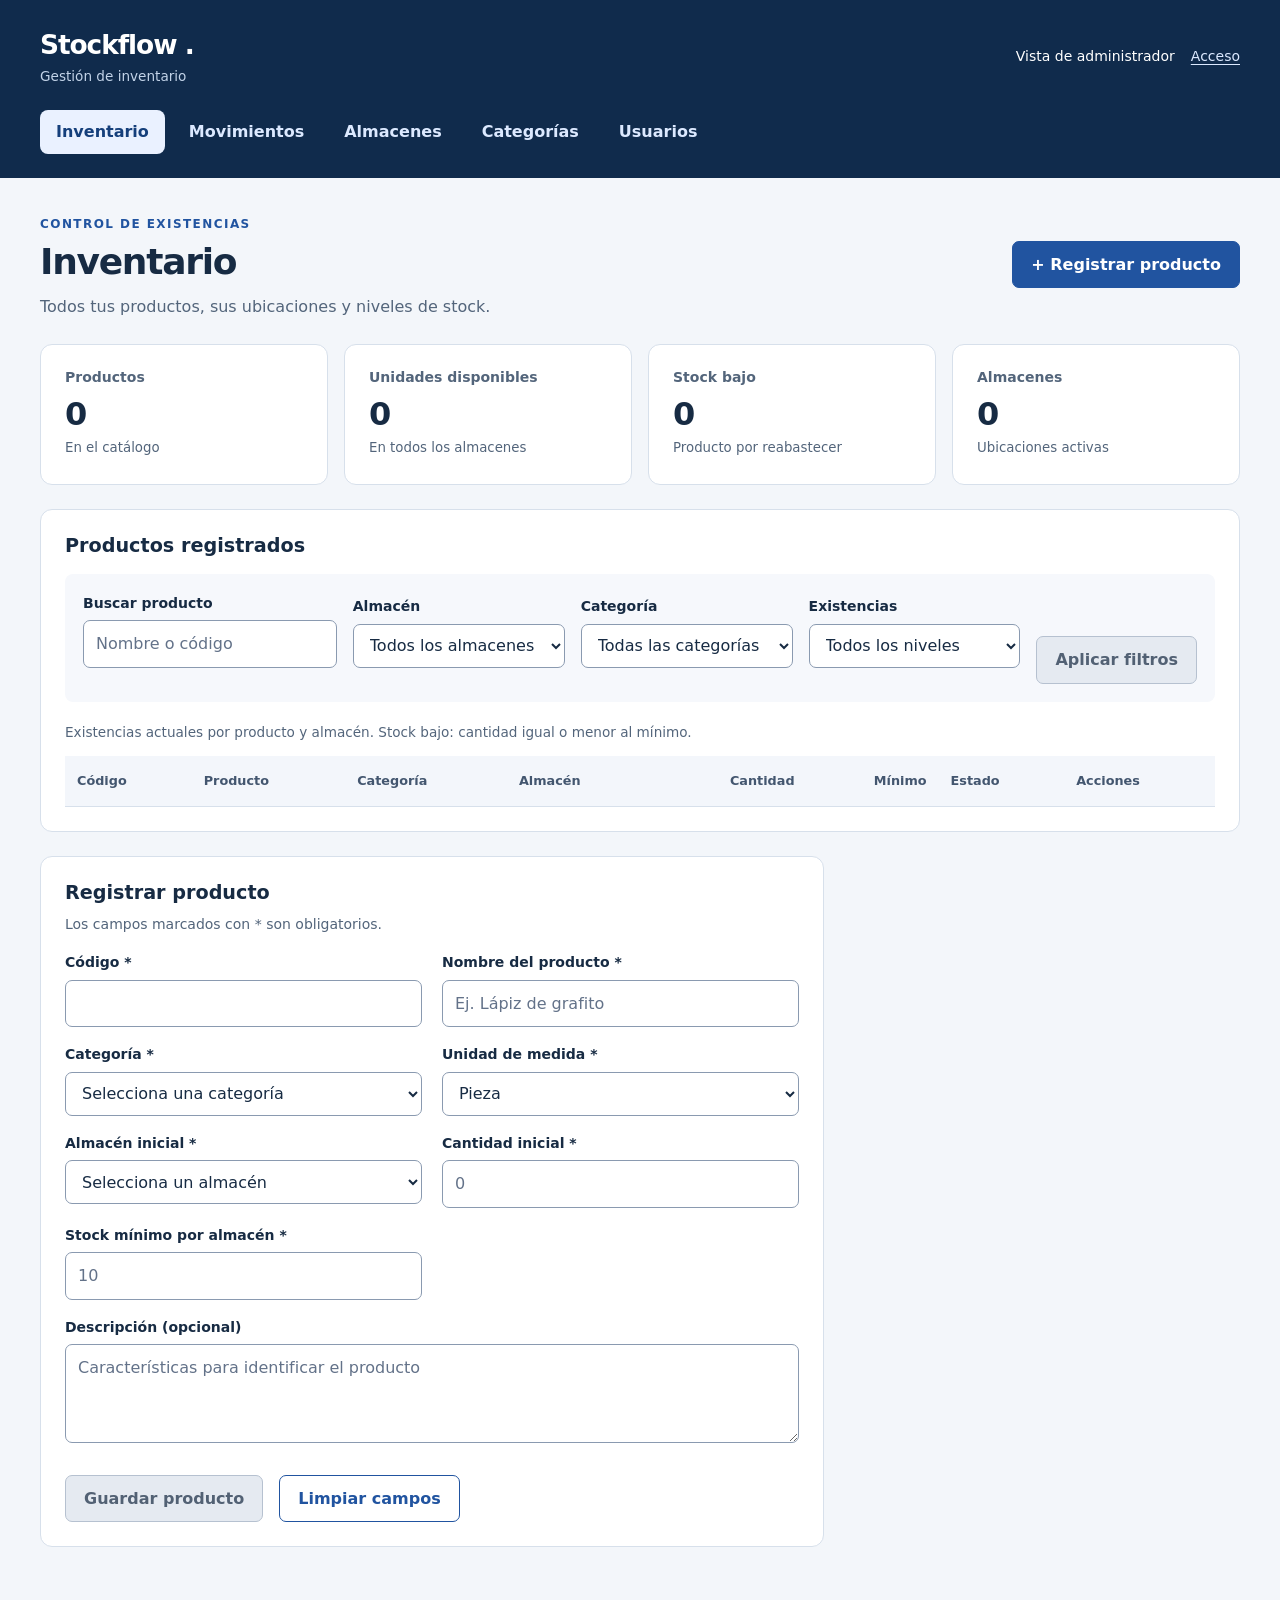
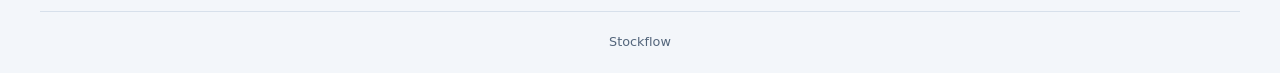
<file: index.html>
<!doctype html>
<html lang="es">
  <head>
    <meta charset="utf-8">
    <meta content="width=device-width, initial-scale=1.0" name="viewport">
    <title>Inventario &middot; Stockflow</title>
    <link href="estilos.css" rel="stylesheet">
  </head>
  <body>
    <a class="saltar" href="#contenido">Saltar al contenido</a>
    <header class="cabecera">
      <div class="cabecera-superior">
        <div>
          <a class="marca" href="index.html">
            Stockflow
            <span aria-hidden="true">.</span>
          </a>
          <p class="submarca">Gesti&oacute;n de inventario</p>
        </div>
        <div class="sesion">
          <span>Vista de administrador</span>
          <a href="acceso.php">Acceso</a>
        </div>
      </div>
      <nav aria-label="Principal">
        <a aria-current="page" href="index.html">Inventario</a>
        <a href="movimientos.html">Movimientos</a>
        <a href="almacenes.html">Almacenes</a>
        <a href="categorias.html">Categor&iacute;as</a>
        <a href="usuarios.html">Usuarios</a>
      </nav>
    </header>
    <main id="contenido">
      <div class="titulo-pagina">
        <div>
          <span class="ceja">Control de existencias</span>
          <h1>Inventario</h1>
          <p>Todos tus productos, sus ubicaciones y niveles de stock.</p>
        </div>
        <a class="boton" href="#nuevo-producto">+ Registrar producto</a>
      </div>
      <section aria-label="Resumen del inventario" class="resumen">
        <div class="tarjeta">
          <h2>Productos</h2>
          <p class="valor">0</p>
          <small>En el cat&aacute;logo</small>
        </div>
        <div class="tarjeta">
          <h2>Unidades disponibles</h2>
          <p class="valor">0</p>
          <small>En todos los almacenes</small>
        </div>
        <div class="tarjeta">
          <h2>Stock bajo</h2>
          <p class="valor">0</p>
          <small>Producto por reabastecer</small>
        </div>
        <div class="tarjeta">
          <h2>Almacenes</h2>
          <p class="valor">0</p>
          <small>Ubicaciones activas</small>
        </div>
      </section>
      <section aria-labelledby="productos-titulo" class="panel">
        <div class="encabezado-panel">
          <h2 id="productos-titulo">Productos registrados</h2>
          <span class="ayuda"></span>
        </div>
        <form aria-describedby="filtros-aviso" aria-label="Filtros de inventario" class="filtros">
          <div class="busqueda">
            <label for="buscar">Buscar producto</label>
            <input id="buscar" name="buscar" placeholder="Nombre o c&oacute;digo" type="search">
          </div>
          <div>
            <label for="filtro-almacen">Almac&eacute;n</label>
            <select id="filtro-almacen" name="almacen">
              <option value="">Todos los almacenes</option>
            </select>
          </div>
          <div>
            <label for="filtro-categoria">Categor&iacute;a</label>
            <select id="filtro-categoria" name="categoria">
              <option value="">Todas las categor&iacute;as</option>
            </select>
          </div>
          <div>
            <label for="filtro-stock">Existencias</label>
            <select id="filtro-stock" name="stock">
              <option value="">Todos los niveles</option>
              <option value="disponible">Disponible</option>
              <option value="bajo">Stock bajo</option>
              <option value="agotado">Sin existencias</option>
            </select>
          </div>
          <button aria-describedby="filtros-aviso" disabled="" type="submit">Aplicar filtros</button>
        </form>
        <div aria-label="Productos" class="tabla-contenedor" role="region" tabindex="0">
          <table>
            <caption>Existencias actuales por producto y almac&eacute;n. Stock bajo: cantidad igual o menor al m&iacute;nimo.</caption>
            <thead>
              <tr>
                <th scope="col">C&oacute;digo</th>
                <th scope="col">Producto</th>
                <th scope="col">Categor&iacute;a</th>
                <th scope="col">Almac&eacute;n</th>
                <th class="numero" scope="col">Cantidad</th>
                <th class="numero" scope="col">M&iacute;nimo</th>
                <th scope="col">Estado</th>
                <th scope="col">Acciones</th>
              </tr>
            </thead>
            <tbody></tbody>
          </table>
        </div>

      </section>
      <div class="division">
        <section aria-labelledby="alta-titulo" class="panel" id="nuevo-producto">
          <h2 id="alta-titulo">Registrar producto</h2>
          <p class="ayuda">Los campos marcados con * son obligatorios.</p>
          <form aria-describedby="aviso-producto">
            <div class="campos">
              <div>
                <label for="codigo">C&oacute;digo *</label>
                <input id="codigo" maxlength="30" name="codigo" required="">
              </div>
              <div>
                <label for="nombre">Nombre del producto *</label>
                <input id="nombre" maxlength="120" name="nombre" placeholder="Ej. L&aacute;piz de grafito" required="">
              </div>
              <div>
                <label for="categoria">Categor&iacute;a *</label>
                <select id="categoria" name="categoria" required="">
                  <option value="">Selecciona una categor&iacute;a</option>
                </select>
              </div>
              <div>
                <label for="unidad">Unidad de medida *</label>
                <select id="unidad" name="unidad" required="">
                  <option value="pieza">Pieza</option>
                  <option value="caja">Caja</option>
                  <option value="paquete">Paquete</option>
                </select>
              </div>
              <div>
                <label for="almacen">Almac&eacute;n inicial *</label>
                <select id="almacen" name="almacen" required="">
                  <option value="">Selecciona un almac&eacute;n</option>
                </select>
              </div>
              <div>
                <label for="cantidad">Cantidad inicial *</label>
                <input id="cantidad" min="0" name="cantidad" placeholder="0" required="" step="1" type="number">
              </div>
              <div>
                <label for="minimo">Stock m&iacute;nimo por almac&eacute;n *</label>
                <input id="minimo" min="0" name="minimo" placeholder="10" required="" step="1" type="number">
              </div>
              <div class="ancho-completo">
                <label for="descripcion">Descripci&oacute;n (opcional)</label>
                <textarea id="descripcion" maxlength="500" name="descripcion" placeholder="Caracter&iacute;sticas para identificar el producto" rows="3"></textarea>
              </div>
            </div>
            <div class="acciones">
              <button disabled="" type="submit">Guardar producto</button>
              <button class="secundario" type="reset">Limpiar campos</button>
            </div>
          </form>
        </section>
      </div>
    </main>
    <footer>Stockflow</footer>
  </body>
</html>
</file>
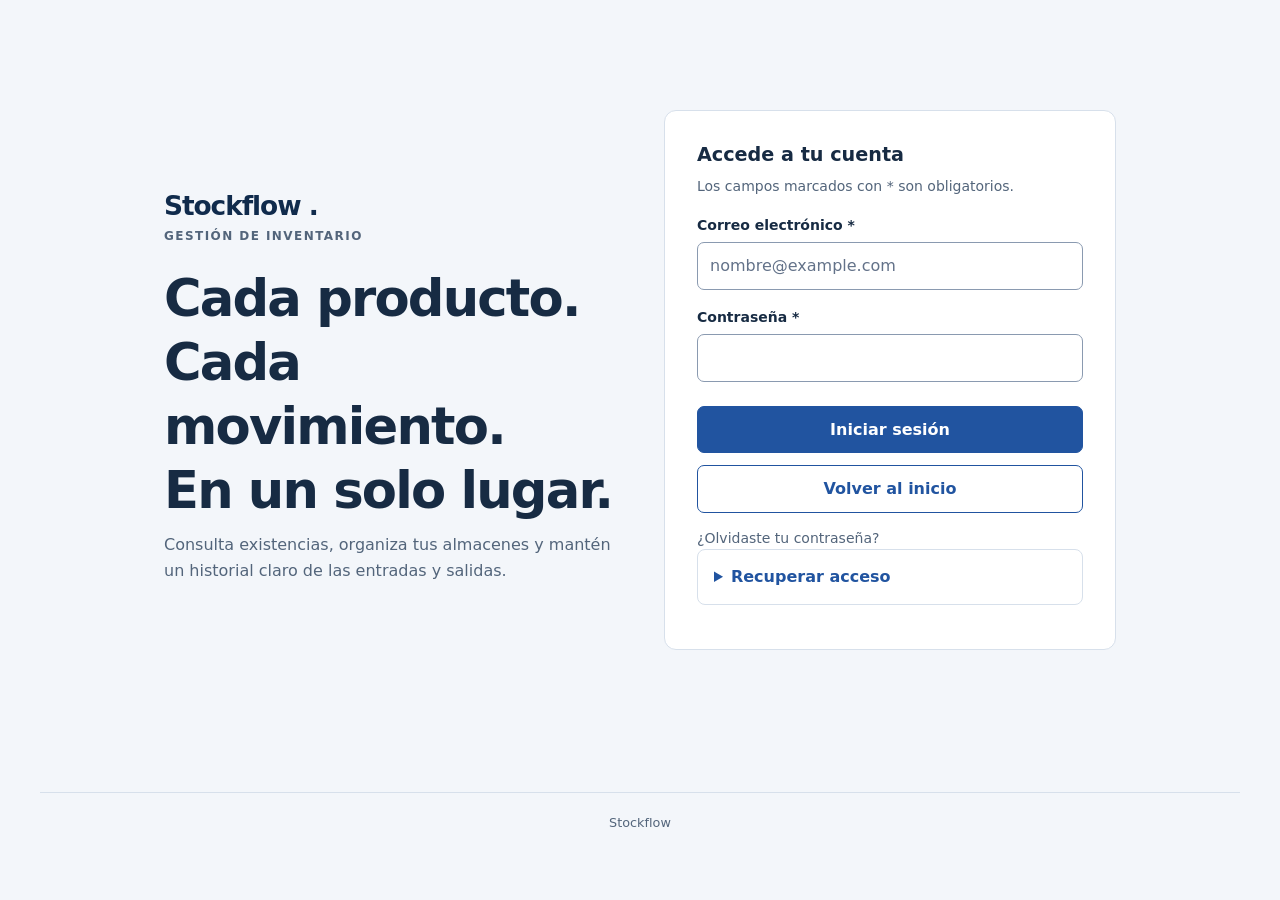
<file: acceso.html>
<!doctype html>
<html lang="es">
  <head>
    <meta charset="utf-8">
    <meta content="width=device-width, initial-scale=1.0" name="viewport">
    <title>Acceso &middot; Stockflow</title>
    <link href="estilos.css" rel="stylesheet">
  </head>
  <body>
    <a class="saltar" href="#contenido">Saltar al contenido</a>
    <main class="acceso" id="contenido">
      <section aria-labelledby="presentacion-titulo" class="presentacion">
        <a class="marca" href="index.html">
          Stockflow
          <span aria-hidden="true">.</span>
        </a>
        <p class="ceja">Gesti&oacute;n de inventario</p>
        <h1 id="presentacion-titulo">
          Cada producto.
          <br>
          Cada movimiento.
          <br>
          En un solo lugar.
        </h1>
        <p>Consulta existencias, organiza tus almacenes y mant&eacute;n un historial claro de las entradas y salidas.</p>
      </section>
      <section aria-labelledby="acceso-titulo" class="panel panel-acceso">
        <h2 id="acceso-titulo">Accede a tu cuenta</h2>
        <p class="ayuda">Los campos marcados con * son obligatorios.</p>
        <form action="acceso.php" aria-describedby="acceso-aviso" method="POST">
          <label for="correo">Correo electr&oacute;nico *</label>
          <input autocomplete="username" id="correo" name="correo" placeholder="nombre@example.com" required="" type="email">
          <label for="contrasena">Contrase&ntilde;a *</label>
          <input autocomplete="current-password" id="contrasena" name="contrasena" required="" type="password">
          <div class="acciones">
            <button type="submit">Iniciar sesi&oacute;n</button>
            <a class="boton secundario" href="index.html">Volver al inicio</a>
          </div>
        </form>
        <p class="nota">&iquest;Olvidaste tu contrase&ntilde;a?</p>
        <details>
          <summary>Recuperar acceso</summary>
          <div class="contenido-detalle">
            <p>Solicita un enlace de recuperaci&oacute;n a tu correo registrado.</p>
            <form aria-describedby="recuperacion-aviso">
              <label for="recuperacion-correo">Correo electr&oacute;nico *</label>
              <input autocomplete="email" id="recuperacion-correo" name="correo" required="" type="email">
              <button disabled="" type="submit">Solicitar enlace</button>
            </form>
          </div>
        </details>
      </section>
    </main>
    <footer>Stockflow</footer>
  </body>
</html>
</file>
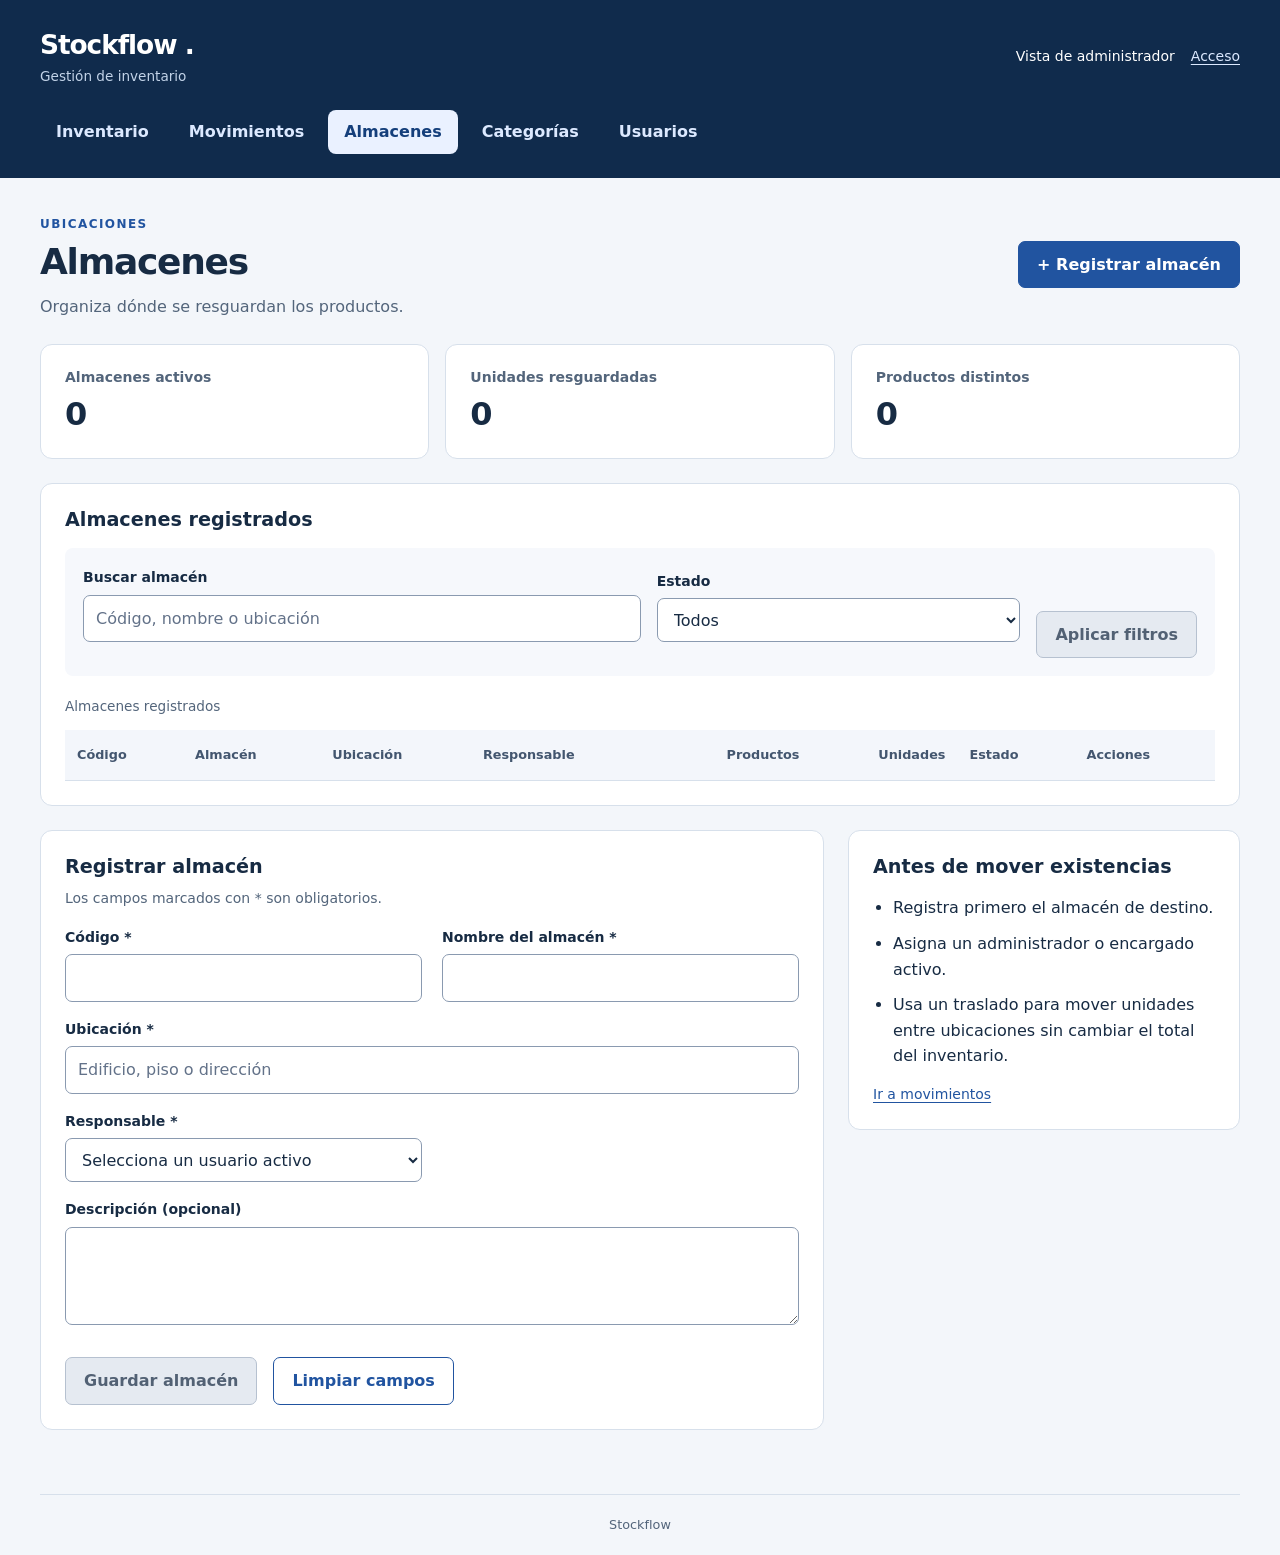
<file: almacenes.html>
<!doctype html>
<html lang="es">
  <head>
    <meta charset="utf-8">
    <meta content="width=device-width, initial-scale=1.0" name="viewport">
    <title>Almacenes &middot; Stockflow</title>
    <link href="estilos.css" rel="stylesheet">
  </head>
  <body>
    <a class="saltar" href="#contenido">Saltar al contenido</a>
    <header class="cabecera">
      <div class="cabecera-superior">
        <div>
          <a class="marca" href="index.html">
            Stockflow
            <span aria-hidden="true">.</span>
          </a>
          <p class="submarca">Gesti&oacute;n de inventario</p>
        </div>
        <div class="sesion">
          <span>Vista de administrador</span>
          <a href="acceso.php">Acceso</a>
        </div>
      </div>
      <nav aria-label="Principal">
        <a href="index.html">Inventario</a>
        <a href="movimientos.html">Movimientos</a>
        <a aria-current="page" href="almacenes.html">Almacenes</a>
        <a href="categorias.html">Categor&iacute;as</a>
        <a href="usuarios.html">Usuarios</a>
      </nav>
    </header>
    <main id="contenido">
      <div class="titulo-pagina">
        <div>
          <span class="ceja">Ubicaciones</span>
          <h1>Almacenes</h1>
          <p>Organiza d&oacute;nde se resguardan los productos.</p>
        </div>
        <a class="boton" href="#nuevo-almacen">+ Registrar almac&eacute;n</a>
      </div>
      <section aria-label="Resumen de almacenes" class="resumen">
        <div class="tarjeta">
          <h2>Almacenes activos</h2>
          <p class="valor">0</p>
        </div>
        <div class="tarjeta">
          <h2>Unidades resguardadas</h2>
          <p class="valor">0</p>
        </div>
        <div class="tarjeta">
          <h2>Productos distintos</h2>
          <p class="valor">0</p>
        </div>
      </section>
      <section aria-labelledby="almacenes-titulo" class="panel">
        <h2 id="almacenes-titulo">Almacenes registrados</h2>
        <form aria-describedby="filtros-aviso" aria-label="Filtros de almacenes" class="filtros">
          <div class="busqueda">
            <label for="buscar">Buscar almac&eacute;n</label>
            <input id="buscar" name="buscar" placeholder="C&oacute;digo, nombre o ubicaci&oacute;n" type="search">
          </div>
          <div>
            <label for="filtro-estado">Estado</label>
            <select id="filtro-estado" name="estado">
              <option value="">Todos</option>
              <option value="activo">Activo</option>
              <option value="inactivo">Inactivo</option>
            </select>
          </div>
          <button disabled="" type="submit">Aplicar filtros</button>
        </form>
        <div aria-label="Almacenes" class="tabla-contenedor" role="region" tabindex="0">
          <table>
            <caption>Almacenes registrados</caption>
            <thead>
              <tr>
                <th scope="col">C&oacute;digo</th>
                <th scope="col">Almac&eacute;n</th>
                <th scope="col">Ubicaci&oacute;n</th>
                <th scope="col">Responsable</th>
                <th class="numero" scope="col">Productos</th>
                <th class="numero" scope="col">Unidades</th>
                <th scope="col">Estado</th>
                <th scope="col">Acciones</th>
              </tr>
            </thead>
            <tbody></tbody>
          </table>
        </div>

      </section>
      <div class="division">
        <section aria-labelledby="alta-titulo" class="panel" id="nuevo-almacen">
          <h2 id="alta-titulo">Registrar almac&eacute;n</h2>
          <p class="ayuda">Los campos marcados con * son obligatorios.</p>
          <form aria-describedby="aviso-almacen">
            <div class="campos">
              <div>
                <label for="codigo">C&oacute;digo *</label>
                <input id="codigo" maxlength="30" name="codigo" required="">
              </div>
              <div>
                <label for="nombre">Nombre del almac&eacute;n *</label>
                <input id="nombre" maxlength="100" name="nombre" required="">
              </div>
              <div class="ancho-completo">
                <label for="ubicacion">Ubicaci&oacute;n *</label>
                <input id="ubicacion" maxlength="200" name="ubicacion" placeholder="Edificio, piso o direcci&oacute;n" required="">
              </div>
              <div>
                <label for="responsable">Responsable *</label>
                <select id="responsable" name="responsable" required="">
                  <option value="">Selecciona un usuario activo</option>
                </select>
              </div>
              <div class="ancho-completo">
                <label for="descripcion">Descripci&oacute;n (opcional)</label>
                <textarea id="descripcion" maxlength="500" name="descripcion" rows="3"></textarea>
              </div>
            </div>
            <div class="acciones">
              <button disabled="" type="submit">Guardar almac&eacute;n</button>
              <button class="secundario" type="reset">Limpiar campos</button>
            </div>
          </form>
        </section>
        <aside class="panel">
          <h2>Antes de mover existencias</h2>
          <ul class="lista-simple">
            <li>Registra primero el almac&eacute;n de destino.</li>
            <li>Asigna un administrador o encargado activo.</li>
            <li>Usa un traslado para mover unidades entre ubicaciones sin cambiar el total del inventario.</li>
          </ul>
          <p class="nota">
            <a href="movimientos.html#nuevo-movimiento">Ir a movimientos</a>
          </p>
        </aside>
      </div>
    </main>
    <footer>Stockflow</footer>
  </body>
</html>
</file>
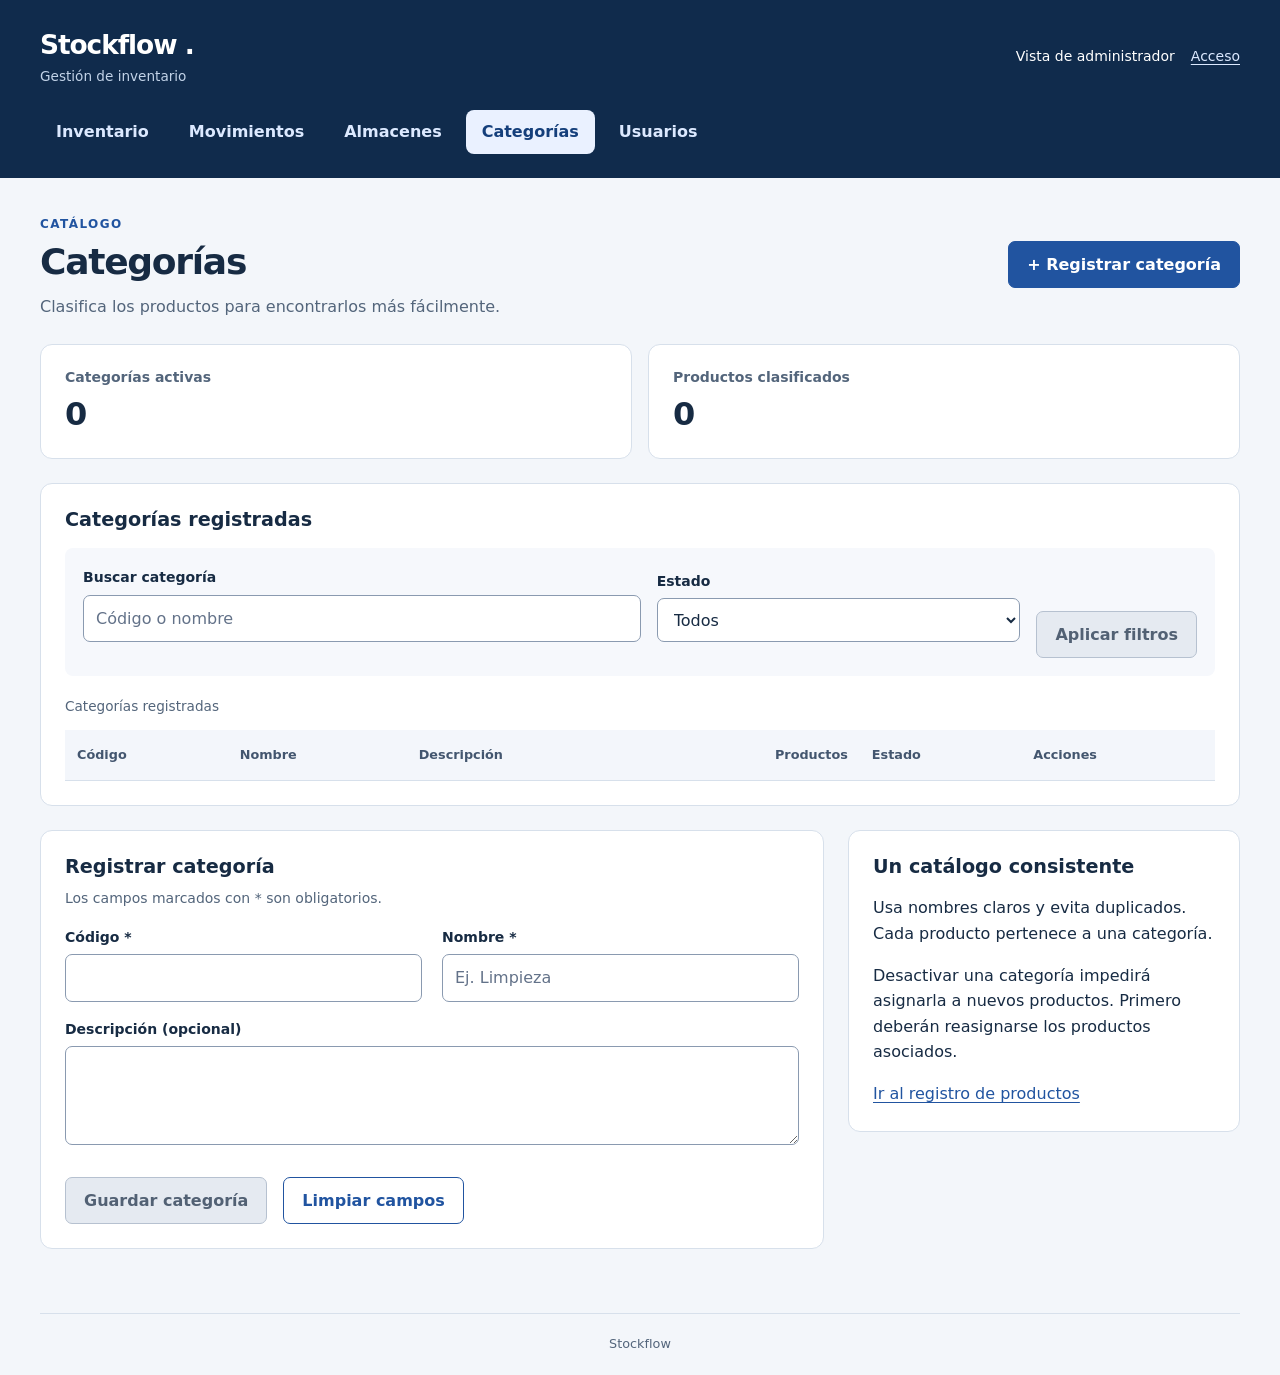
<file: categorias.html>
<!doctype html>
<html lang="es">
  <head>
    <meta charset="utf-8">
    <meta content="width=device-width, initial-scale=1.0" name="viewport">
    <title>Categor&iacute;as &middot; Stockflow</title>
    <link href="estilos.css" rel="stylesheet">
  </head>
  <body>
    <a class="saltar" href="#contenido">Saltar al contenido</a>
    <header class="cabecera">
      <div class="cabecera-superior">
        <div>
          <a class="marca" href="index.html">
            Stockflow
            <span aria-hidden="true">.</span>
          </a>
          <p class="submarca">Gesti&oacute;n de inventario</p>
        </div>
        <div class="sesion">
          <span>Vista de administrador</span>
          <a href="acceso.php">Acceso</a>
        </div>
      </div>
      <nav aria-label="Principal">
        <a href="index.html">Inventario</a>
        <a href="movimientos.html">Movimientos</a>
        <a href="almacenes.html">Almacenes</a>
        <a aria-current="page" href="categorias.html">Categor&iacute;as</a>
        <a href="usuarios.html">Usuarios</a>
      </nav>
    </header>
    <main id="contenido">
      <div class="titulo-pagina">
        <div>
          <span class="ceja">Cat&aacute;logo</span>
          <h1>Categor&iacute;as</h1>
          <p>Clasifica los productos para encontrarlos m&aacute;s f&aacute;cilmente.</p>
        </div>
        <a class="boton" href="#nueva-categoria">+ Registrar categor&iacute;a</a>
      </div>
      <section aria-label="Resumen de categor&iacute;as" class="resumen">
        <div class="tarjeta">
          <h2>Categor&iacute;as activas</h2>
          <p class="valor">0</p>
        </div>
        <div class="tarjeta">
          <h2>Productos clasificados</h2>
          <p class="valor">0</p>
        </div>
      </section>
      <section aria-labelledby="categorias-titulo" class="panel">
        <h2 id="categorias-titulo">Categor&iacute;as registradas</h2>
        <form aria-describedby="filtros-aviso" aria-label="Filtros de categor&iacute;as" class="filtros">
          <div class="busqueda">
            <label for="buscar">Buscar categor&iacute;a</label>
            <input id="buscar" name="buscar" placeholder="C&oacute;digo o nombre" type="search">
          </div>
          <div>
            <label for="filtro-estado">Estado</label>
            <select id="filtro-estado" name="estado">
              <option value="">Todos</option>
              <option value="activo">Activo</option>
              <option value="inactivo">Inactivo</option>
            </select>
          </div>
          <button disabled="" type="submit">Aplicar filtros</button>
        </form>
        <div aria-label="Categor&iacute;as" class="tabla-contenedor" role="region" tabindex="0">
          <table>
            <caption>Categor&iacute;as registradas</caption>
            <thead>
              <tr>
                <th scope="col">C&oacute;digo</th>
                <th scope="col">Nombre</th>
                <th scope="col">Descripci&oacute;n</th>
                <th class="numero" scope="col">Productos</th>
                <th scope="col">Estado</th>
                <th scope="col">Acciones</th>
              </tr>
            </thead>
            <tbody></tbody>
          </table>
        </div>
      </section>
      <div class="division">
        <section aria-labelledby="alta-titulo" class="panel" id="nueva-categoria">
          <h2 id="alta-titulo">Registrar categor&iacute;a</h2>
          <p class="ayuda">Los campos marcados con * son obligatorios.</p>
          <form aria-describedby="aviso-categoria">
            <div class="campos">
              <div>
                <label for="codigo">C&oacute;digo *</label>
                <input id="codigo" maxlength="30" name="codigo" required="">
              </div>
              <div>
                <label for="nombre">Nombre *</label>
                <input id="nombre" maxlength="80" name="nombre" placeholder="Ej. Limpieza" required="">
              </div>
              <div class="ancho-completo">
                <label for="descripcion">Descripci&oacute;n (opcional)</label>
                <textarea id="descripcion" maxlength="300" name="descripcion" rows="3"></textarea>
              </div>
            </div>
            <div class="acciones">
              <button disabled="" type="submit">Guardar categor&iacute;a</button>
              <button class="secundario" type="reset">Limpiar campos</button>
            </div>
          </form>
        </section>
        <aside class="panel">
          <h2>Un cat&aacute;logo consistente</h2>
          <p>Usa nombres claros y evita duplicados. Cada producto pertenece a una categor&iacute;a.</p>
          <p>Desactivar una categor&iacute;a impedir&aacute; asignarla a nuevos productos. Primero deber&aacute;n reasignarse los productos asociados.</p>
          <a href="index.html#nuevo-producto">Ir al registro de productos</a>
        </aside>
      </div>
    </main>
    <footer>Stockflow</footer>
  </body>
</html>
</file>
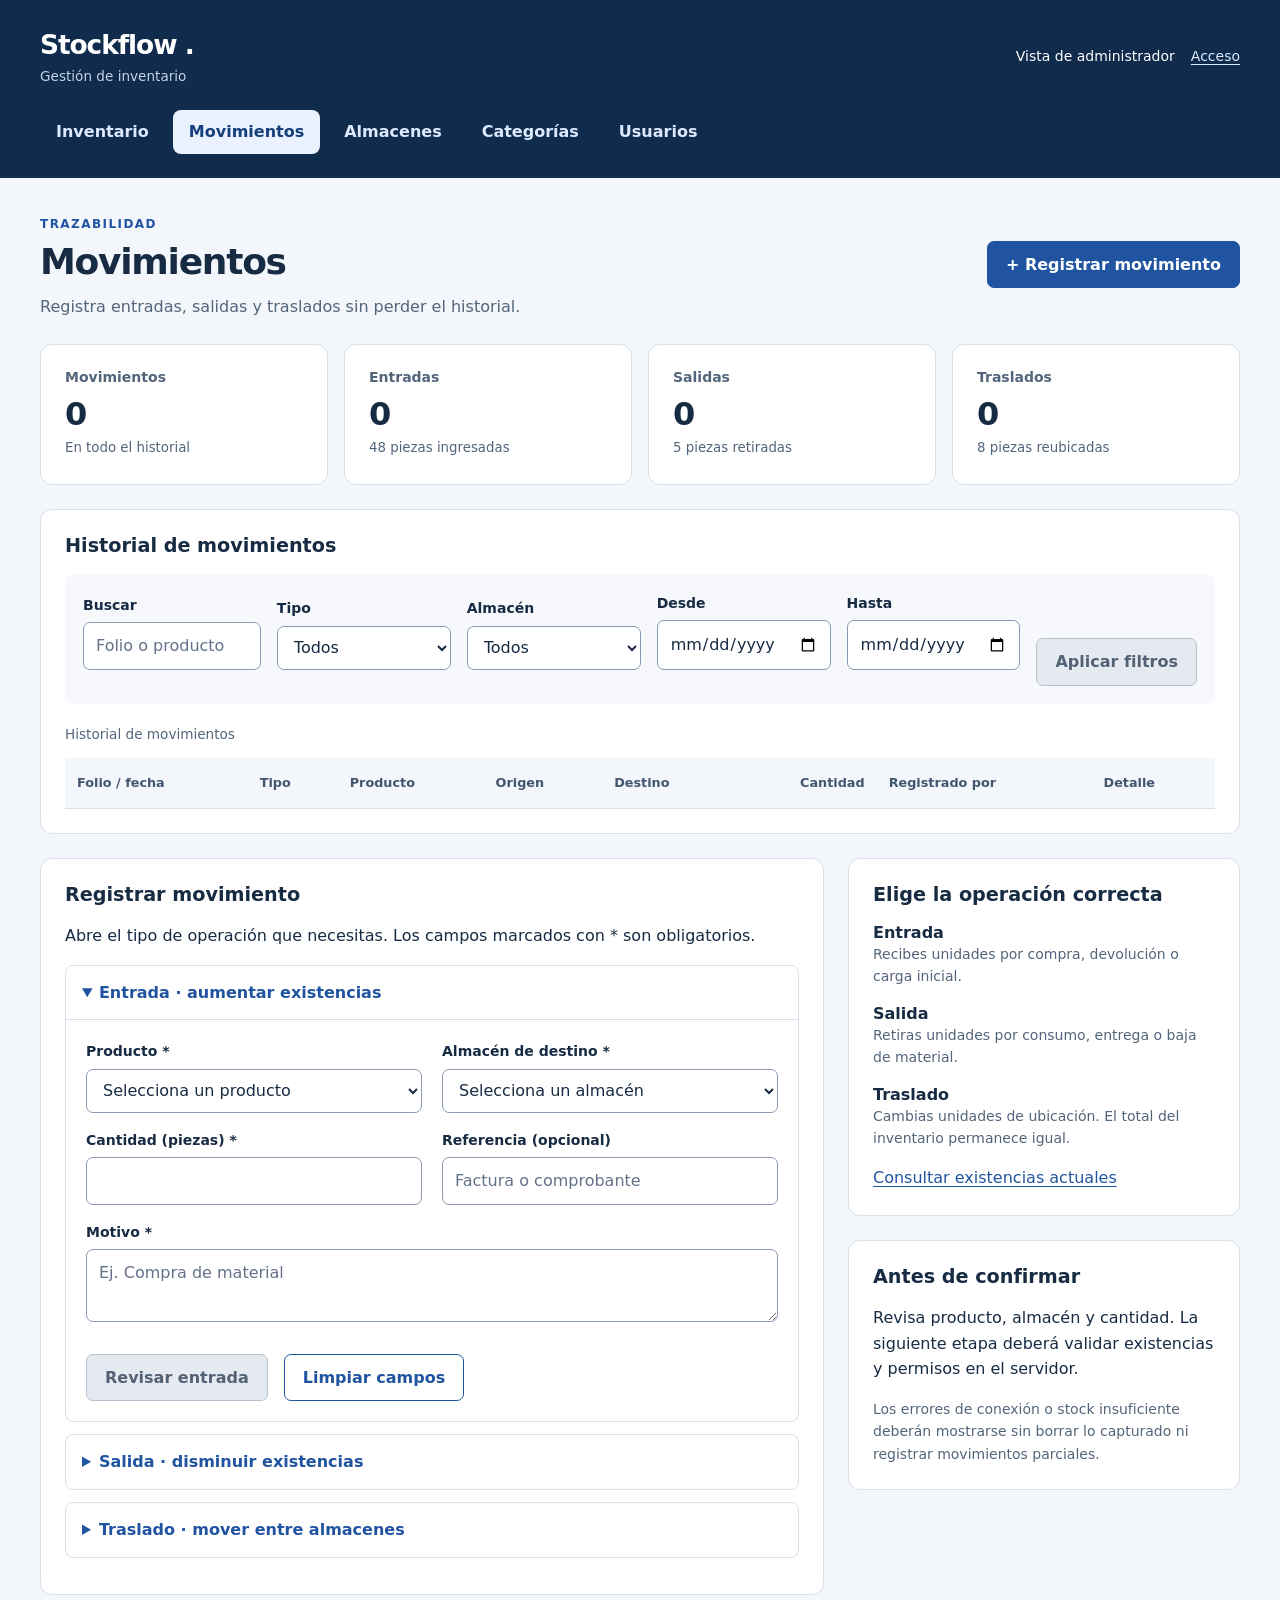
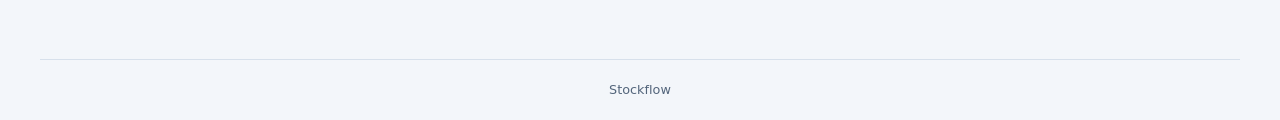
<file: movimientos.html>
<!doctype html>
<html lang="es">
  <head>
    <meta charset="utf-8">
    <meta content="width=device-width, initial-scale=1.0" name="viewport">
    <title>Movimientos &middot; Stockflow</title>
    <link href="estilos.css" rel="stylesheet">
  </head>
  <body>
    <a class="saltar" href="#contenido">Saltar al contenido</a>
    <header class="cabecera">
      <div class="cabecera-superior">
        <div>
          <a class="marca" href="index.html">
            Stockflow
            <span aria-hidden="true">.</span>
          </a>
          <p class="submarca">Gesti&oacute;n de inventario</p>
        </div>
        <div class="sesion">
          <span>Vista de administrador</span>
          <a href="acceso.php">Acceso</a>
        </div>
      </div>
      <nav aria-label="Principal">
        <a href="index.html">Inventario</a>
        <a aria-current="page" href="movimientos.html">Movimientos</a>
        <a href="almacenes.html">Almacenes</a>
        <a href="categorias.html">Categor&iacute;as</a>
        <a href="usuarios.html">Usuarios</a>
      </nav>
    </header>
    <main id="contenido">
      <div class="titulo-pagina">
        <div>
          <span class="ceja">Trazabilidad</span>
          <h1>Movimientos</h1>
          <p>Registra entradas, salidas y traslados sin perder el historial.</p>
        </div>
        <a class="boton" href="#nuevo-movimiento">+ Registrar movimiento</a>
      </div>
      <section aria-label="Resumen del historial completo" class="resumen">
        <div class="tarjeta">
          <h2>Movimientos</h2>
          <p class="valor">0</p>
          <small>En todo el historial</small>
        </div>
        <div class="tarjeta">
          <h2>Entradas</h2>
          <p class="valor">0</p>
          <small>48 piezas ingresadas</small>
        </div>
        <div class="tarjeta">
          <h2>Salidas</h2>
          <p class="valor">0</p>
          <small>5 piezas retiradas</small>
        </div>
        <div class="tarjeta">
          <h2>Traslados</h2>
          <p class="valor">0</p>
          <small>8 piezas reubicadas</small>
        </div>
      </section>
      <section aria-labelledby="historial-titulo" class="panel">
        <h2 id="historial-titulo">Historial de movimientos</h2>
        <form aria-describedby="filtros-aviso" aria-label="Filtros de movimientos" class="filtros">
          <div class="busqueda">
            <label for="buscar">Buscar</label>
            <input id="buscar" name="buscar" placeholder="Folio o producto" type="search">
          </div>
          <div>
            <label for="filtro-tipo">Tipo</label>
            <select id="filtro-tipo" name="tipo">
              <option value="">Todos</option>
              <option value="entrada">Entrada</option>
              <option value="salida">Salida</option>
              <option value="traslado">Traslado</option>
            </select>
          </div>
          <div>
            <label for="filtro-almacen">Almac&eacute;n</label>
            <select id="filtro-almacen" name="almacen">
              <option value="">Todos</option>
            </select>
          </div>
          <div>
            <label for="desde">Desde</label>
            <input id="desde" name="desde" type="date">
          </div>
          <div>
            <label for="hasta">Hasta</label>
            <input id="hasta" name="hasta" type="date">
          </div>
          <button disabled="" type="submit">Aplicar filtros</button>
        </form>
        <div aria-label="Historial de movimientos" class="tabla-contenedor" role="region" tabindex="0">
          <table>
            <caption>Historial de movimientos</caption>
            <thead>
              <tr>
                <th scope="col">Folio / fecha</th>
                <th scope="col">Tipo</th>
                <th scope="col">Producto</th>
                <th scope="col">Origen</th>
                <th scope="col">Destino</th>
                <th class="numero" scope="col">Cantidad</th>
                <th scope="col">Registrado por</th>
                <th scope="col">Detalle</th>
              </tr>
            </thead>
            <tbody></tbody>
          </table>
        </div>
      </section>
      <div class="division">
        <section aria-labelledby="registro-titulo" class="panel" id="nuevo-movimiento">
          <h2 id="registro-titulo">Registrar movimiento</h2>
          <p>Abre el tipo de operaci&oacute;n que necesitas. Los campos marcados con * son obligatorios.</p>
          <details open="">
            <summary>Entrada &middot; aumentar existencias</summary>
            <div class="contenido-detalle">
              <form aria-describedby="movimiento-aviso" aria-label="Registrar entrada">
                <input name="tipo" type="hidden" value="entrada">
                <div class="campos">
                  <div>
                    <label for="entrada-producto">Producto *</label>
                    <select id="entrada-producto" name="producto" required="">
                      <option value="">Selecciona un producto</option>
                    </select>
                  </div>
                  <div>
                    <label for="entrada-destino">Almac&eacute;n de destino *</label>
                    <select id="entrada-destino" name="destino" required="">
                      <option value="">Selecciona un almac&eacute;n</option>
                    </select>
                  </div>
                  <div>
                    <label for="entrada-cantidad">Cantidad (piezas) *</label>
                    <input id="entrada-cantidad" min="1" name="cantidad" required="" step="1" type="number">
                  </div>
                  <div>
                    <label for="entrada-referencia">Referencia (opcional)</label>
                    <input id="entrada-referencia" maxlength="80" name="referencia" placeholder="Factura o comprobante">
                  </div>
                  <div class="ancho-completo">
                    <label for="entrada-motivo">Motivo *</label>
                    <textarea id="entrada-motivo" maxlength="500" name="motivo" placeholder="Ej. Compra de material" required="" rows="2"></textarea>
                  </div>
                </div>
                <div class="acciones">
                  <button disabled="" type="submit">Revisar entrada</button>
                  <button class="secundario" type="reset">Limpiar campos</button>
                </div>
              </form>
            </div>
          </details>
          <details>
            <summary>Salida &middot; disminuir existencias</summary>
            <div class="contenido-detalle">
              <form aria-describedby="movimiento-aviso salida-ayuda" aria-label="Registrar salida">
                <input name="tipo" type="hidden" value="salida">
                <div class="campos">
                  <div>
                    <label for="salida-producto">Producto *</label>
                    <select id="salida-producto" name="producto" required="">
                      <option value="">Selecciona un producto</option>
                    </select>
                  </div>
                  <div>
                    <label for="salida-origen">Almac&eacute;n de origen *</label>
                    <select id="salida-origen" name="origen" required="">
                      <option value="">Selecciona un almac&eacute;n</option>
                    </select>
                  </div>
                  <div>
                    <label for="salida-cantidad">Cantidad (piezas) *</label>
                    <input id="salida-cantidad" min="1" name="cantidad" required="" step="1" type="number">
                  </div>
                  <div>
                    <label for="salida-referencia">Referencia (opcional)</label>
                    <input id="salida-referencia" maxlength="80" name="referencia" placeholder="Solicitud o comprobante">
                  </div>
                  <div class="ancho-completo">
                    <label for="salida-motivo">Motivo *</label>
                    <textarea id="salida-motivo" maxlength="500" name="motivo" placeholder="Ej. Entrega para consumo interno" required="" rows="2"></textarea>
                  </div>
                </div>
                <p class="ayuda" id="salida-ayuda">El sistema deber&aacute; mostrar el stock disponible y rechazar cantidades superiores a las existencias del almac&eacute;n.</p>
                <div class="acciones">
                  <button disabled="" type="submit">Revisar salida</button>
                  <button class="secundario" type="reset">Limpiar campos</button>
                </div>
              </form>
            </div>
          </details>
          <details>
            <summary>Traslado &middot; mover entre almacenes</summary>
            <div class="contenido-detalle">
              <form aria-describedby="movimiento-aviso traslado-ayuda" aria-label="Registrar traslado">
                <input name="tipo" type="hidden" value="traslado">
                <div class="campos">
                  <div class="ancho-completo">
                    <label for="traslado-producto">Producto *</label>
                    <select id="traslado-producto" name="producto" required="">
                      <option value="">Selecciona un producto</option>
                    </select>
                  </div>
                  <div>
                    <label for="traslado-origen">Almac&eacute;n de origen *</label>
                    <select id="traslado-origen" name="origen" required="">
                      <option value="">Selecciona un almac&eacute;n</option>
                    </select>
                  </div>
                  <div>
                    <label for="traslado-destino">Almac&eacute;n de destino *</label>
                    <select id="traslado-destino" name="destino" required="">
                      <option value="">Selecciona un almac&eacute;n</option>
                    </select>
                  </div>
                  <div>
                    <label for="traslado-cantidad">Cantidad (piezas) *</label>
                    <input id="traslado-cantidad" min="1" name="cantidad" required="" step="1" type="number">
                  </div>
                  <div>
                    <label for="traslado-referencia">Referencia (opcional)</label>
                    <input id="traslado-referencia" maxlength="80" name="referencia" placeholder="Orden de traslado">
                  </div>
                  <div class="ancho-completo">
                    <label for="traslado-motivo">Motivo *</label>
                    <textarea id="traslado-motivo" maxlength="500" name="motivo" placeholder="Ej. Reabastecimiento de sucursal" required="" rows="2"></textarea>
                  </div>
                </div>
                <p class="ayuda" id="traslado-ayuda">
                  Origen y destino deben ser distintos. La cantidad no podr&aacute; superar el stock de origen; ambas existencias deber&aacute;n actualizarse en una sola operaci&oacute;n.
                </p>
                <div class="acciones">
                  <button disabled="" type="submit">Revisar traslado</button>
                  <button class="secundario" type="reset">Limpiar campos</button>
                </div>
              </form>
            </div>
          </details>
        </section>
        <aside>
          <section class="panel">
            <h2>Elige la operaci&oacute;n correcta</h2>
            <h3>Entrada</h3>
            <p class="ayuda">Recibes unidades por compra, devoluci&oacute;n o carga inicial.</p>
            <h3>Salida</h3>
            <p class="ayuda">Retiras unidades por consumo, entrega o baja de material.</p>
            <h3>Traslado</h3>
            <p class="ayuda">Cambias unidades de ubicaci&oacute;n. El total del inventario permanece igual.</p>
            <a href="index.html">Consultar existencias actuales</a>
          </section>
          <section class="panel">
            <h2>Antes de confirmar</h2>
            <p>Revisa producto, almac&eacute;n y cantidad. La siguiente etapa deber&aacute; validar existencias y permisos en el servidor.</p>
            <p class="nota">Los errores de conexi&oacute;n o stock insuficiente deber&aacute;n mostrarse sin borrar lo capturado ni registrar movimientos parciales.</p>
          </section>
        </aside>
      </div>
    </main>
    <footer>Stockflow</footer>
  </body>
</html>
</file>
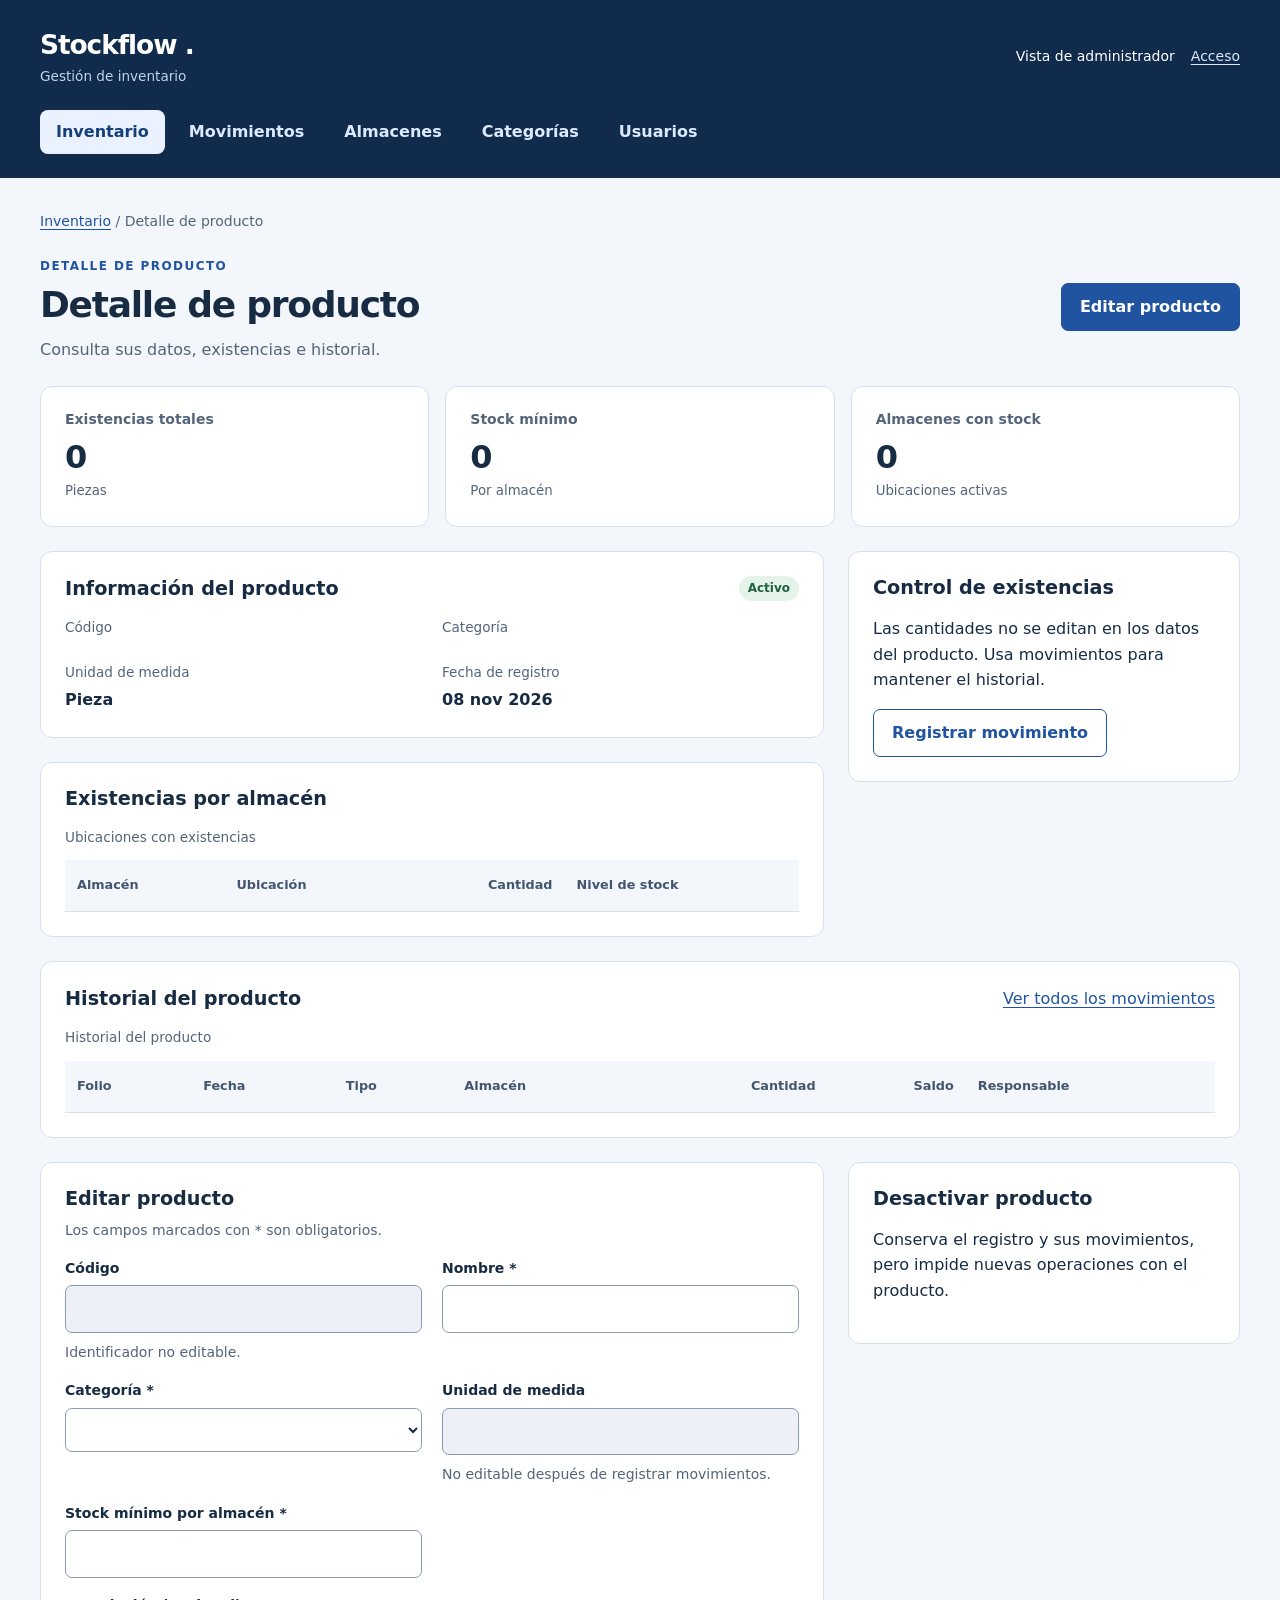
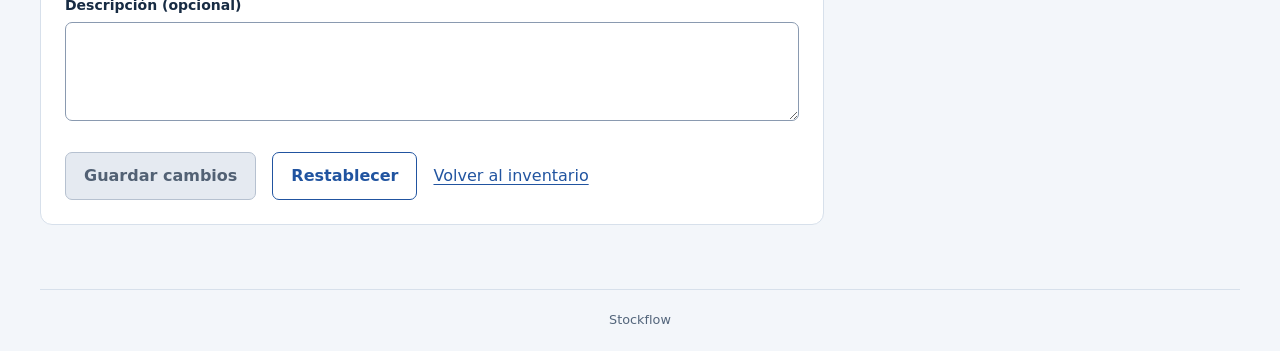
<file: producto.html>
<!doctype html>
<html lang="es">
  <head>
    <meta charset="utf-8">
    <meta content="width=device-width, initial-scale=1.0" name="viewport">
    <title>Detalle de producto &middot; Stockflow</title>
    <link href="estilos.css" rel="stylesheet">
  </head>
  <body>
    <a class="saltar" href="#contenido">Saltar al contenido</a>
    <header class="cabecera">
      <div class="cabecera-superior">
        <div>
          <a class="marca" href="index.html">
            Stockflow
            <span aria-hidden="true">.</span>
          </a>
          <p class="submarca">Gesti&oacute;n de inventario</p>
        </div>
        <div class="sesion">
          <span>Vista de administrador</span>
          <a href="acceso.php">Acceso</a>
        </div>
      </div>
      <nav aria-label="Principal">
        <a aria-current="location" href="index.html">Inventario</a>
        <a href="movimientos.html">Movimientos</a>
        <a href="almacenes.html">Almacenes</a>
        <a href="categorias.html">Categor&iacute;as</a>
        <a href="usuarios.html">Usuarios</a>
      </nav>
    </header>
    <main id="contenido">
      <p class="migas">
        <a href="index.html">Inventario</a>
        / Detalle de producto
      </p>
      <div class="titulo-pagina">
        <div>
          <span class="ceja">Detalle de producto</span>
          <h1>Detalle de producto</h1>
          <p>Consulta sus datos, existencias e historial.</p>
        </div>
        <a class="boton" href="#editar-producto">Editar producto</a>
      </div>
      <section aria-label="Resumen del producto" class="resumen">
        <div class="tarjeta">
          <h2>Existencias totales</h2>
          <p class="valor">0</p>
          <small>Piezas</small>
        </div>
        <div class="tarjeta">
          <h2>Stock m&iacute;nimo</h2>
          <p class="valor">0</p>
          <small>Por almac&eacute;n</small>
        </div>
        <div class="tarjeta">
          <h2>Almacenes con stock</h2>
          <p class="valor">0</p>
          <small>Ubicaciones activas</small>
        </div>
      </section>
      <div class="division">
        <div>
          <section aria-labelledby="datos-titulo" class="panel">
            <div class="encabezado-panel">
              <h2 id="datos-titulo">Informaci&oacute;n del producto</h2>
              <span class="estado disponible">Activo</span>
            </div>
            <dl class="lista-datos">
              <div>
                <dt>C&oacute;digo</dt>
                <dd></dd>
              </div>
              <div>
                <dt>Categor&iacute;a</dt>
                <dd></dd>
              </div>
              <div>
                <dt>Unidad de medida</dt>
                <dd>Pieza</dd>
              </div>
              <div>
                <dt>Fecha de registro</dt>
                <dd>
                  <time datetime="2026-11-08">08 nov 2026</time>
                </dd>
              </div>
            </dl>
          </section>
          <section aria-labelledby="existencias-titulo" class="panel">
            <h2 id="existencias-titulo">Existencias por almac&eacute;n</h2>
            <div aria-label="Existencias del producto" class="tabla-contenedor" role="region" tabindex="0">
              <table>
                <caption>Ubicaciones con existencias</caption>
                <thead>
                  <tr>
                    <th scope="col">Almac&eacute;n</th>
                    <th scope="col">Ubicaci&oacute;n</th>
                    <th class="numero" scope="col">Cantidad</th>
                    <th scope="col">Nivel de stock</th>
                  </tr>
                </thead>
                <tbody></tbody>
              </table>
            </div>
          </section>
        </div>
        <aside class="panel">
          <h2>Control de existencias</h2>
          <p>Las cantidades no se editan en los datos del producto. Usa movimientos para mantener el historial.</p>
          <a class="boton secundario" href="movimientos.html#nuevo-movimiento">Registrar movimiento</a>
        </aside>
      </div>
      <section aria-labelledby="historial-titulo" class="panel">
        <div class="encabezado-panel">
          <h2 id="historial-titulo">Historial del producto</h2>
          <a href="movimientos.html">Ver todos los movimientos</a>
        </div>
        <div aria-label="Movimientos del producto" class="tabla-contenedor" role="region" tabindex="0">
          <table>
            <caption>Historial del producto</caption>
            <thead>
              <tr>
                <th scope="col">Folio</th>
                <th scope="col">Fecha</th>
                <th scope="col">Tipo</th>
                <th scope="col">Almac&eacute;n</th>
                <th class="numero" scope="col">Cantidad</th>
                <th class="numero" scope="col">Saldo</th>
                <th scope="col">Responsable</th>
              </tr>
            </thead>
            <tbody></tbody>
          </table>
        </div>
      </section>
      <div class="division">
        <section aria-labelledby="editar-titulo" class="panel" id="editar-producto">
          <h2 id="editar-titulo">Editar producto</h2>
          <p class="ayuda">Los campos marcados con * son obligatorios.</p>
          <form aria-describedby="editar-aviso">
            <div class="campos">
              <div>
                <label for="codigo">C&oacute;digo</label>
                <input id="codigo" name="codigo" readonly="" value="">
                <span class="ayuda">Identificador no editable.</span>
              </div>
              <div>
                <label for="nombre">Nombre *</label>
                <input id="nombre" maxlength="120" name="nombre" required="" value="">
              </div>
              <div>
                <label for="categoria">Categor&iacute;a *</label>
                <select id="categoria" name="categoria" required=""></select>
              </div>
              <div>
                <label for="unidad">Unidad de medida</label>
                <input id="unidad" name="unidad" readonly="" value="">
                <span class="ayuda">No editable despu&eacute;s de registrar movimientos.</span>
              </div>
              <div>
                <label for="minimo">Stock m&iacute;nimo por almac&eacute;n *</label>
                <input id="minimo" min="0" name="minimo" required="" step="1" type="number" value="">
              </div>
              <div class="ancho-completo">
                <label for="descripcion">Descripci&oacute;n (opcional)</label>
                <textarea id="descripcion" maxlength="500" name="descripcion" rows="3"></textarea>
              </div>
            </div>
            <div class="acciones">
              <button disabled="" type="submit">Guardar cambios</button>
              <button class="secundario" type="reset">Restablecer</button>
              <a href="index.html">Volver al inventario</a>
            </div>
          </form>
        </section>
        <aside class="panel">
          <h2>Desactivar producto</h2>
          <p>Conserva el registro y sus movimientos, pero impide nuevas operaciones con el producto.</p>
        </aside>
      </div>
    </main>
    <footer>Stockflow</footer>
  </body>
</html>
</file>
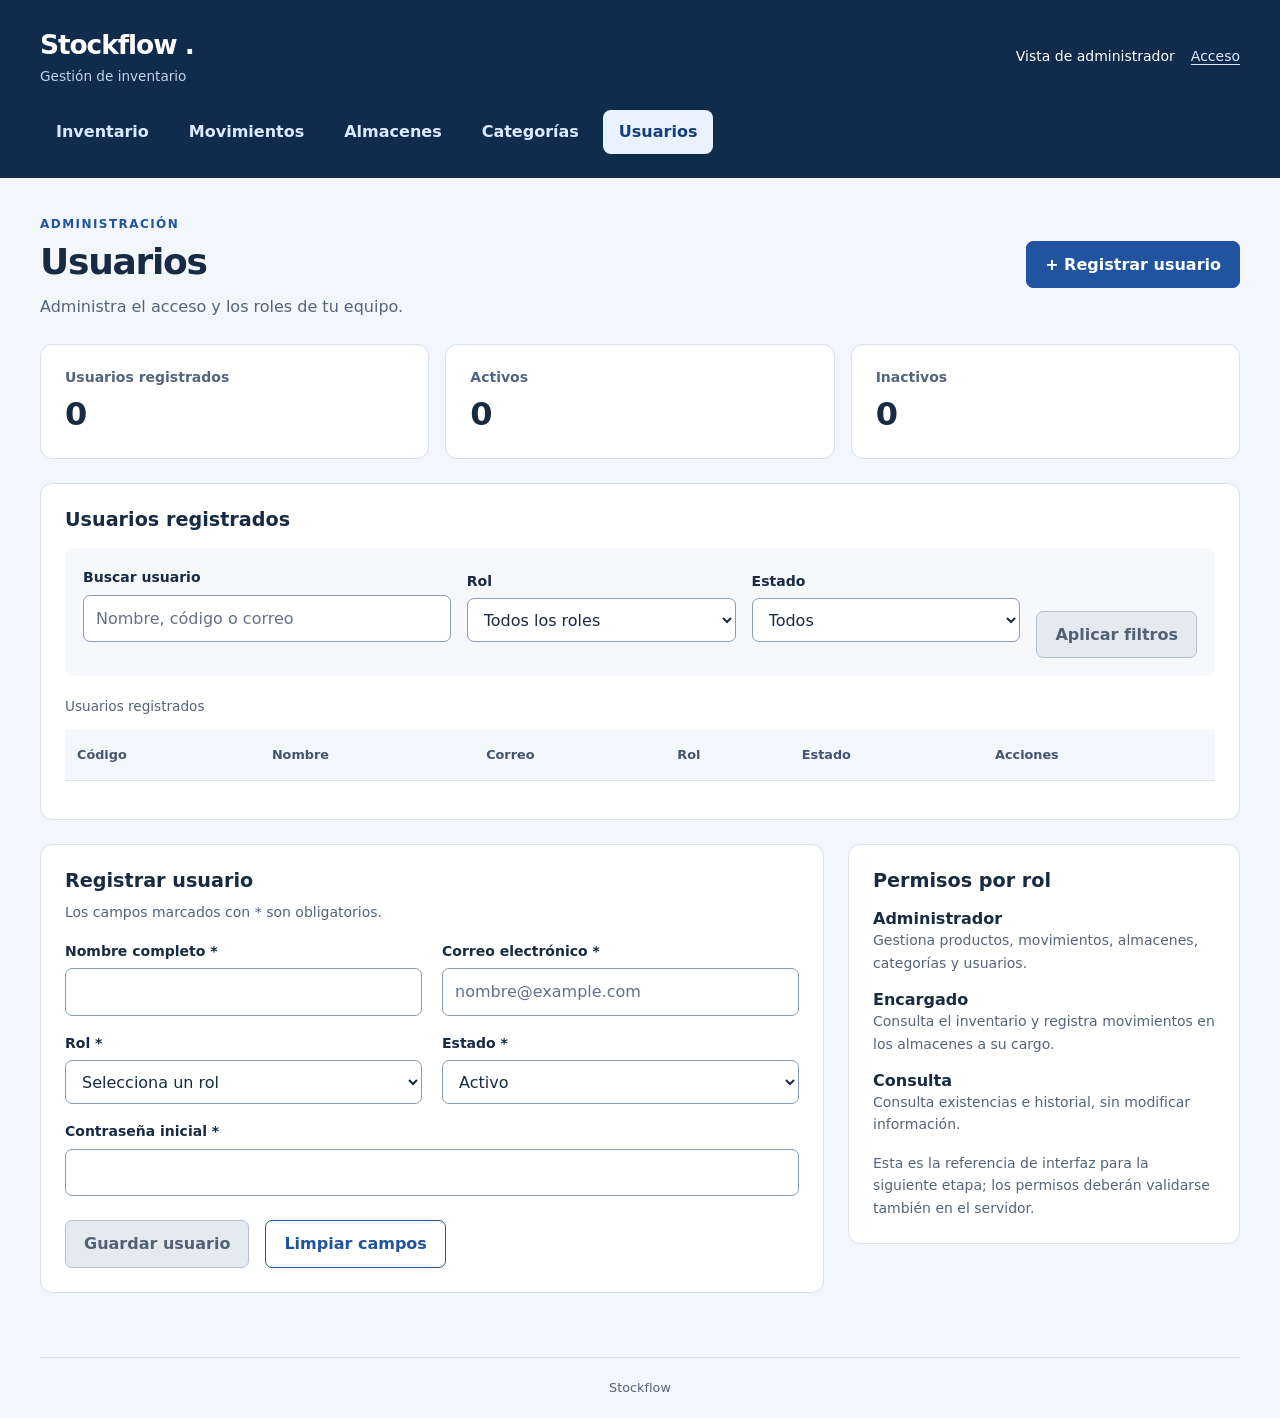
<file: usuarios.html>
<!doctype html>
<html lang="es">
  <head>
    <meta charset="utf-8">
    <meta content="width=device-width, initial-scale=1.0" name="viewport">
    <title>Usuarios &middot; Stockflow</title>
    <link href="estilos.css" rel="stylesheet">
  </head>
  <body>
    <a class="saltar" href="#contenido">Saltar al contenido</a>
    <header class="cabecera">
      <div class="cabecera-superior">
        <div>
          <a class="marca" href="index.html">
            Stockflow
            <span aria-hidden="true">.</span>
          </a>
          <p class="submarca">Gesti&oacute;n de inventario</p>
        </div>
        <div class="sesion">
          <span>Vista de administrador</span>
          <a href="acceso.php">Acceso</a>
        </div>
      </div>
      <nav aria-label="Principal">
        <a href="index.html">Inventario</a>
        <a href="movimientos.html">Movimientos</a>
        <a href="almacenes.html">Almacenes</a>
        <a href="categorias.html">Categor&iacute;as</a>
        <a aria-current="page" href="usuarios.html">Usuarios</a>
      </nav>
    </header>
    <main id="contenido">
      <div class="titulo-pagina">
        <div>
          <span class="ceja">Administraci&oacute;n</span>
          <h1>Usuarios</h1>
          <p>Administra el acceso y los roles de tu equipo.</p>
        </div>
        <a class="boton" href="#nuevo-usuario">+ Registrar usuario</a>
      </div>
      <section aria-label="Resumen de usuarios" class="resumen">
        <div class="tarjeta">
          <h2>Usuarios registrados</h2>
          <p class="valor">0</p>
        </div>
        <div class="tarjeta">
          <h2>Activos</h2>
          <p class="valor">0</p>
        </div>
        <div class="tarjeta">
          <h2>Inactivos</h2>
          <p class="valor">0</p>
        </div>
      </section>
      <section aria-labelledby="usuarios-titulo" class="panel">
        <h2 id="usuarios-titulo">Usuarios registrados</h2>
        <form aria-describedby="filtros-aviso" aria-label="Filtros de usuarios" class="filtros">
          <div class="busqueda">
            <label for="buscar">Buscar usuario</label>
            <input id="buscar" name="buscar" placeholder="Nombre, c&oacute;digo o correo" type="search">
          </div>
          <div>
            <label for="filtro-rol">Rol</label>
            <select id="filtro-rol" name="rol">
              <option value="">Todos los roles</option>
              <option value="administrador">Administrador</option>
              <option value="encargado">Encargado</option>
              <option value="consulta">Consulta</option>
            </select>
          </div>
          <div>
            <label for="filtro-estado">Estado</label>
            <select id="filtro-estado" name="estado">
              <option value="">Todos</option>
              <option value="activo">Activo</option>
              <option value="inactivo">Inactivo</option>
            </select>
          </div>
          <button disabled="" type="submit">Aplicar filtros</button>
        </form>
        <div aria-label="Usuarios" class="tabla-contenedor" role="region" tabindex="0">
          <table>
            <caption>Usuarios registrados</caption>
            <thead>
              <tr>
                <th scope="col">C&oacute;digo</th>
                <th scope="col">Nombre</th>
                <th scope="col">Correo</th>
                <th scope="col">Rol</th>
                <th scope="col">Estado</th>
                <th scope="col">Acciones</th>
              </tr>
            </thead>
            <tbody></tbody>
          </table>
        </div>
        <p class="nota"></p>
      </section>
      <div class="division">
        <section aria-labelledby="alta-titulo" class="panel" id="nuevo-usuario">
          <h2 id="alta-titulo">Registrar usuario</h2>
          <p class="ayuda">Los campos marcados con * son obligatorios.</p>
          <form aria-describedby="aviso-usuario">
            <div class="campos">
              <div>
                <label for="nombre">Nombre completo *</label>
                <input autocomplete="name" id="nombre" maxlength="120" name="nombre" required="">
              </div>
              <div>
                <label for="correo">Correo electr&oacute;nico *</label>
                <input autocomplete="email" id="correo" maxlength="254" name="correo" placeholder="nombre@example.com" required="" type="email">
              </div>
              <div>
                <label for="rol">Rol *</label>
                <select id="rol" name="rol" required="">
                  <option value="">Selecciona un rol</option>
                  <option value="administrador">Administrador</option>
                  <option value="encargado">Encargado</option>
                  <option value="consulta">Consulta</option>
                </select>
              </div>
              <div>
                <label for="estado">Estado *</label>
                <select id="estado" name="estado" required="">
                  <option value="activo">Activo</option>
                  <option value="inactivo">Inactivo</option>
                </select>
              </div>
              <div class="ancho-completo">
                <label for="contrasena">Contrase&ntilde;a inicial *</label>
                <input aria-describedby="contrasena-ayuda" autocomplete="new-password" id="contrasena" minlength="12" name="contrasena" required="" type="password">
              </div>
            </div>
            <div class="acciones">
              <button disabled="" type="submit">Guardar usuario</button>
              <button class="secundario" type="reset">Limpiar campos</button>
            </div>
          </form>
        </section>
        <aside aria-labelledby="roles-titulo" class="panel">
          <h2 id="roles-titulo">Permisos por rol</h2>
          <h3>Administrador</h3>
          <p class="ayuda">Gestiona productos, movimientos, almacenes, categor&iacute;as y usuarios.</p>
          <h3>Encargado</h3>
          <p class="ayuda">Consulta el inventario y registra movimientos en los almacenes a su cargo.</p>
          <h3>Consulta</h3>
          <p class="ayuda">Consulta existencias e historial, sin modificar informaci&oacute;n.</p>
          <p class="nota">Esta es la referencia de interfaz para la siguiente etapa; los permisos deber&aacute;n validarse tambi&eacute;n en el servidor.</p>
        </aside>
      </div>
    </main>
    <footer>Stockflow</footer>
  </body>
</html>
</file>
<file: estilos.css>
:root {
  color-scheme: light;
  --fondo: #f3f6fa;
  --superficie: #ffffff;
  --texto: #172b43;
  --suave: #53657b;
  --borde: #d7e0eb;
  --primario: #2154a0;
  --oscuro: #102b4c;
}

* { box-sizing: border-box; }

body {
  margin: 0;
  background: var(--fondo);
  color: var(--texto);
  font-family: system-ui, -apple-system, "Segoe UI", sans-serif;
  line-height: 1.6;
}

a { color: var(--primario); text-underline-offset: 3px; }
a:hover { text-decoration-thickness: 2px; }
button, input, select, textarea { font: inherit; }
button, .boton, summary { touch-action: manipulation; }
:focus-visible { outline: 3px solid #b25400; outline-offset: 4px; }
[id] { scroll-margin-top: 24px; }

.saltar {
  position: absolute;
  top: -100px;
  left: 16px;
  z-index: 5;
  padding: 10px 16px;
  background: white;
}
.saltar:focus { top: 12px; }

.cabecera {
  padding: 24px max(24px, calc((100% - 1200px) / 2));
  background: var(--oscuro);
  color: white;
}
.cabecera-superior, .titulo-pagina, .acciones, .encabezado-panel {
  display: flex;
  align-items: center;
  justify-content: space-between;
  flex-wrap: wrap;
  gap: 16px;
}
.marca { color: white; font-size: 1.65rem; font-weight: 800; text-decoration: none; letter-spacing: -.04em; }
.submarca { margin: 0; color: #c2d3e8; font-size: .85rem; }
.sesion { display: flex; align-items: center; flex-wrap: wrap; gap: 16px; font-size: .875rem; }
.sesion a { color: #dce9ff; }
.etiqueta-demo { padding: 3px 10px; border: 1px solid #6580a1; border-radius: 20px; color: #e2edfb; }
nav { display: flex; flex-wrap: wrap; gap: 8px; margin-top: 22px; }
nav a { padding: 9px 16px; color: #dce9ff; border-radius: 8px; text-decoration: none; font-weight: 600; }
nav a:hover { background: #244366; }
nav a[aria-current] { background: #eaf1ff; color: #153f7b; }

main { max-width: 1248px; margin: 32px auto; padding: 0 24px; }
h1, h2, h3 { line-height: 1.25; }
h1 { margin: 4px 0 10px; font-size: clamp(1.75rem, 3vw, 2.25rem); letter-spacing: -.035em; }
h2 { margin: 0 0 16px; font-size: 1.2rem; }
h3 { margin: 0 0 8px; font-size: 1rem; }
p { margin: 0 0 16px; }
.titulo-pagina { margin-bottom: 24px; }
.titulo-pagina p { margin: 0; color: var(--suave); }
.ceja { color: var(--primario); text-transform: uppercase; letter-spacing: .12em; font-size: .75rem; font-weight: 750; }
.aviso { padding: 14px 18px; border: 1px solid #e8cf93; border-radius: 10px; background: #fff7e5; color: #624610; }
.ayuda, .nota { color: var(--suave); font-size: .875rem; }
.ayuda { display: block; margin-top: -8px; margin-bottom: 16px; }
.nota { margin-top: 14px; margin-bottom: 0; }
.resumen { display: grid; grid-template-columns: repeat(auto-fit, minmax(180px, 1fr)); gap: 16px; margin-bottom: 24px; }
.tarjeta, .panel { padding: 24px; border: 1px solid var(--borde); border-radius: 12px; background: var(--superficie); }
.panel { margin-bottom: 24px; }
.tarjeta h2 { margin: 0; font-size: .875rem; font-weight: 600; color: var(--suave); }
.tarjeta .valor { margin: 8px 0 0; font-size: 2rem; font-weight: 750; line-height: 1.25; }
.tarjeta small { color: var(--suave); }
.encabezado-panel { margin-bottom: 16px; }
.encabezado-panel h2 { margin: 0; }
.campos { display: grid; grid-template-columns: repeat(2, minmax(0, 1fr)); gap: 0 20px; }
.campos .ancho-completo { grid-column: 1 / -1; }
.filtros { display: flex; flex-wrap: wrap; align-items: end; gap: 0 16px; padding: 18px; margin-bottom: 20px; background: #f6f8fc; border-radius: 8px; }
.filtros > div { flex: 1 1 170px; min-width: 0; }
.filtros .busqueda { flex-grow: 2; }
label { display: block; margin-bottom: 6px; font-size: .875rem; font-weight: 650; }
input, select, textarea { width: 100%; min-height: 44px; margin-bottom: 16px; padding: 10px 12px; border: 1px solid #8a9ab0; border-radius: 7px; color: var(--texto); background: white; }
input::placeholder, textarea::placeholder { color: #637289; opacity: 1; }
textarea { resize: vertical; }
input[readonly] { background: #edf1f7; }
fieldset { min-width: 0; margin: 0 0 20px; padding: 0; border: 0; }
legend { padding: 0; margin-bottom: 16px; font-size: 1rem; font-weight: 700; }
button, .boton { display: inline-flex; align-items: center; justify-content: center; min-height: 44px; padding: 10px 18px; border: 1px solid var(--primario); border-radius: 7px; background: var(--primario); color: white; text-decoration: none; font-weight: 650; cursor: pointer; }
.boton:hover { background: #163f7b; }
.secundario { background: white; color: var(--primario); }
.secundario:hover { background: #edf3fd; }
button:disabled { border-color: #b6c1d0; background: #e5eaf1; color: #526174; cursor: not-allowed; }
.peligro:disabled { border-color: #dfb4b4; background: #f9eded; color: #873636; }
.acciones { justify-content: flex-start; margin-top: 8px; }
.tabla-contenedor { max-width: 100%; overflow-x: auto; }
table { width: 100%; border-collapse: collapse; font-size: .9rem; }
caption { padding: 0 0 12px; text-align: left; color: var(--suave); font-size: .85rem; }
th, td { padding: 15px 12px; border-bottom: 1px solid var(--borde); text-align: left; vertical-align: top; }
th { background: #f3f6fb; color: #43566f; font-size: .8rem; }
tbody tr:hover { background: #fafcff; }
td small { display: block; color: var(--suave); }
.numero { text-align: right; font-variant-numeric: tabular-nums; }
.estado { display: inline-block; padding: 3px 9px; border-radius: 20px; font-size: .75rem; font-weight: 700; white-space: nowrap; background: #edf1f7; color: #46556b; }
.disponible, .entrada { background: #e4f4eb; color: #21613d; }
.bajo, .salida { background: #fff0d6; color: #805100; }
.inactivo { background: #edf0f5; color: #526174; }
.traslado { background: #e7effe; color: #254f96; }
details { border: 1px solid var(--borde); border-radius: 8px; margin-bottom: 12px; background: white; }
summary { padding: 14px 16px; color: var(--primario); font-weight: 650; cursor: pointer; }
details[open] > summary { border-bottom: 1px solid var(--borde); }
.contenido-detalle { padding: 20px; }
.contenido-detalle > :last-child { margin-bottom: 0; }
.gestion { min-width: 190px; }
.gestion details { margin: 0; }
.gestion .contenido-detalle { min-width: 260px; }
.gestion summary { padding: 8px 12px; font-size: .85rem; }
.division { display: grid; grid-template-columns: minmax(0, 2fr) minmax(0, 1fr); gap: 24px; align-items: start; }
.division > * { min-width: 0; }
.lista-datos { display: grid; grid-template-columns: repeat(2, minmax(0, 1fr)); gap: 20px; margin: 0; }
.lista-datos dt { color: var(--suave); font-size: .85rem; }
.lista-datos dd { margin: 3px 0 0; font-weight: 650; overflow-wrap: anywhere; }
.lista-simple { padding-left: 20px; margin-bottom: 0; }
.lista-simple li + li { margin-top: 10px; }
.vacio { padding: 24px; border: 1px dashed #9aaac0; border-radius: 8px; text-align: center; }
.vacio p { color: var(--suave); }
.migas { margin-bottom: 20px; color: var(--suave); font-size: .875rem; }
footer { max-width: 1200px; margin: 40px auto 0; padding: 20px 24px; border-top: 1px solid var(--borde); color: var(--suave); font-size: .8rem; text-align: center; }
.acceso { max-width: 1000px; min-height: 80vh; display: grid; align-items: center; grid-template-columns: 1fr 1fr; gap: 48px; }
.presentacion h1 { margin-top: 20px; font-size: clamp(2rem, 4vw, 3.25rem); }
.presentacion p { color: var(--suave); }
.presentacion .marca { color: var(--oscuro); }
.panel-acceso { padding: 32px; }
.panel-acceso .boton, .panel-acceso button { width: 100%; }
.panel-acceso .acciones { gap: 12px; }

@media (max-width: 850px) {
  .division, .acceso { grid-template-columns: 1fr; }
  .acceso { max-width: 560px; gap: 16px; }
}

@media (max-width: 560px) {
  .cabecera { padding: 20px 16px; }
  main { margin-top: 24px; padding: 0 16px; }
  .sesion { gap: 10px; }
  nav { gap: 4px; }
  nav a { padding: 9px 10px; font-size: .85rem; }
  .campos, .lista-datos { grid-template-columns: 1fr; }
  .tarjeta, .panel, .panel-acceso { padding: 18px; }
  .titulo-pagina > .boton { width: 100%; }
  .acciones > button, .acciones > .boton { flex: 1 1 auto; }
  .resumen { grid-template-columns: repeat(2, minmax(0, 1fr)); gap: 12px; }
  .tarjeta .valor { font-size: 1.65rem; }
  th, td { padding: 12px 10px; }
}

@media (prefers-reduced-motion: no-preference) {
  html { scroll-behavior: smooth; }
}

@media print {
  .cabecera, .saltar, .filtros, .acciones, .aviso, details, footer, .titulo-pagina > .boton { display: none; }
  body { background: white; color: black; }
  main { max-width: none; padding: 0; }
  .panel, .tarjeta { break-inside: avoid; }
  .tabla-contenedor { overflow: visible; }
}
</file>
